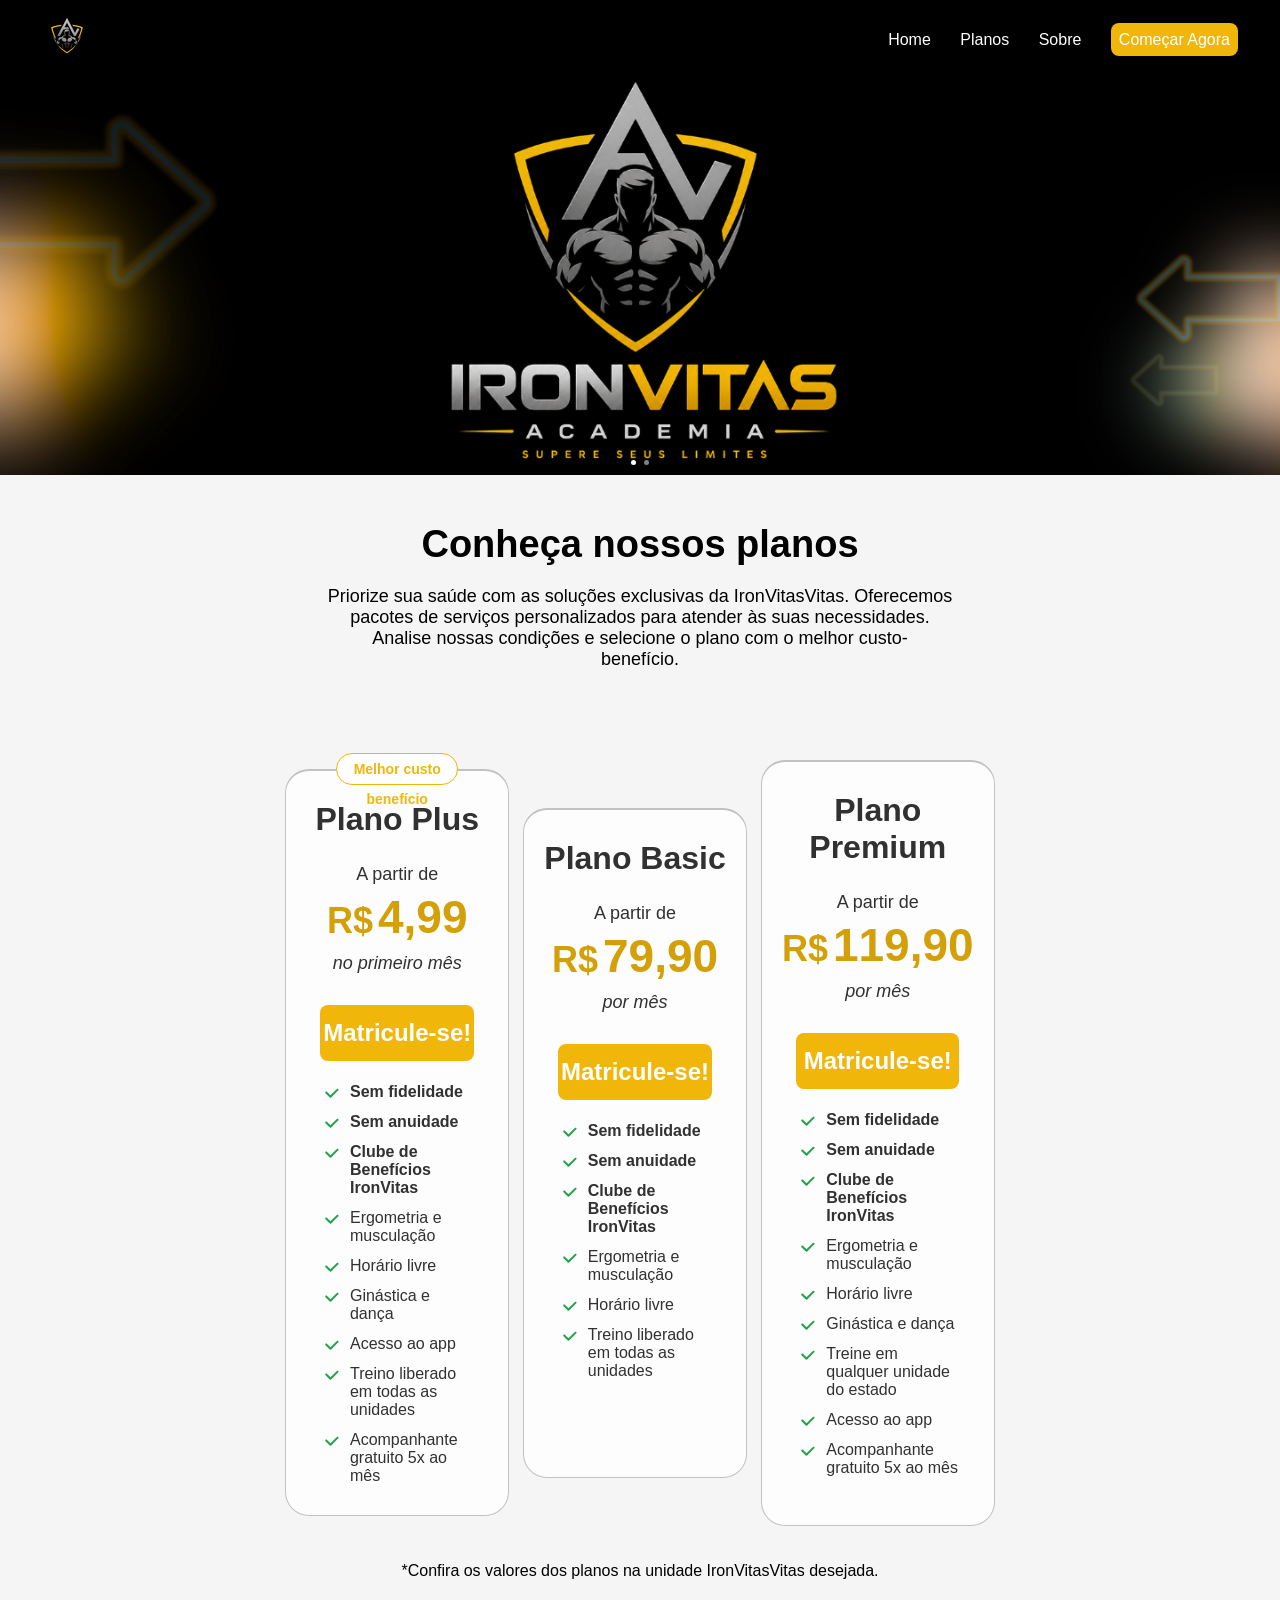
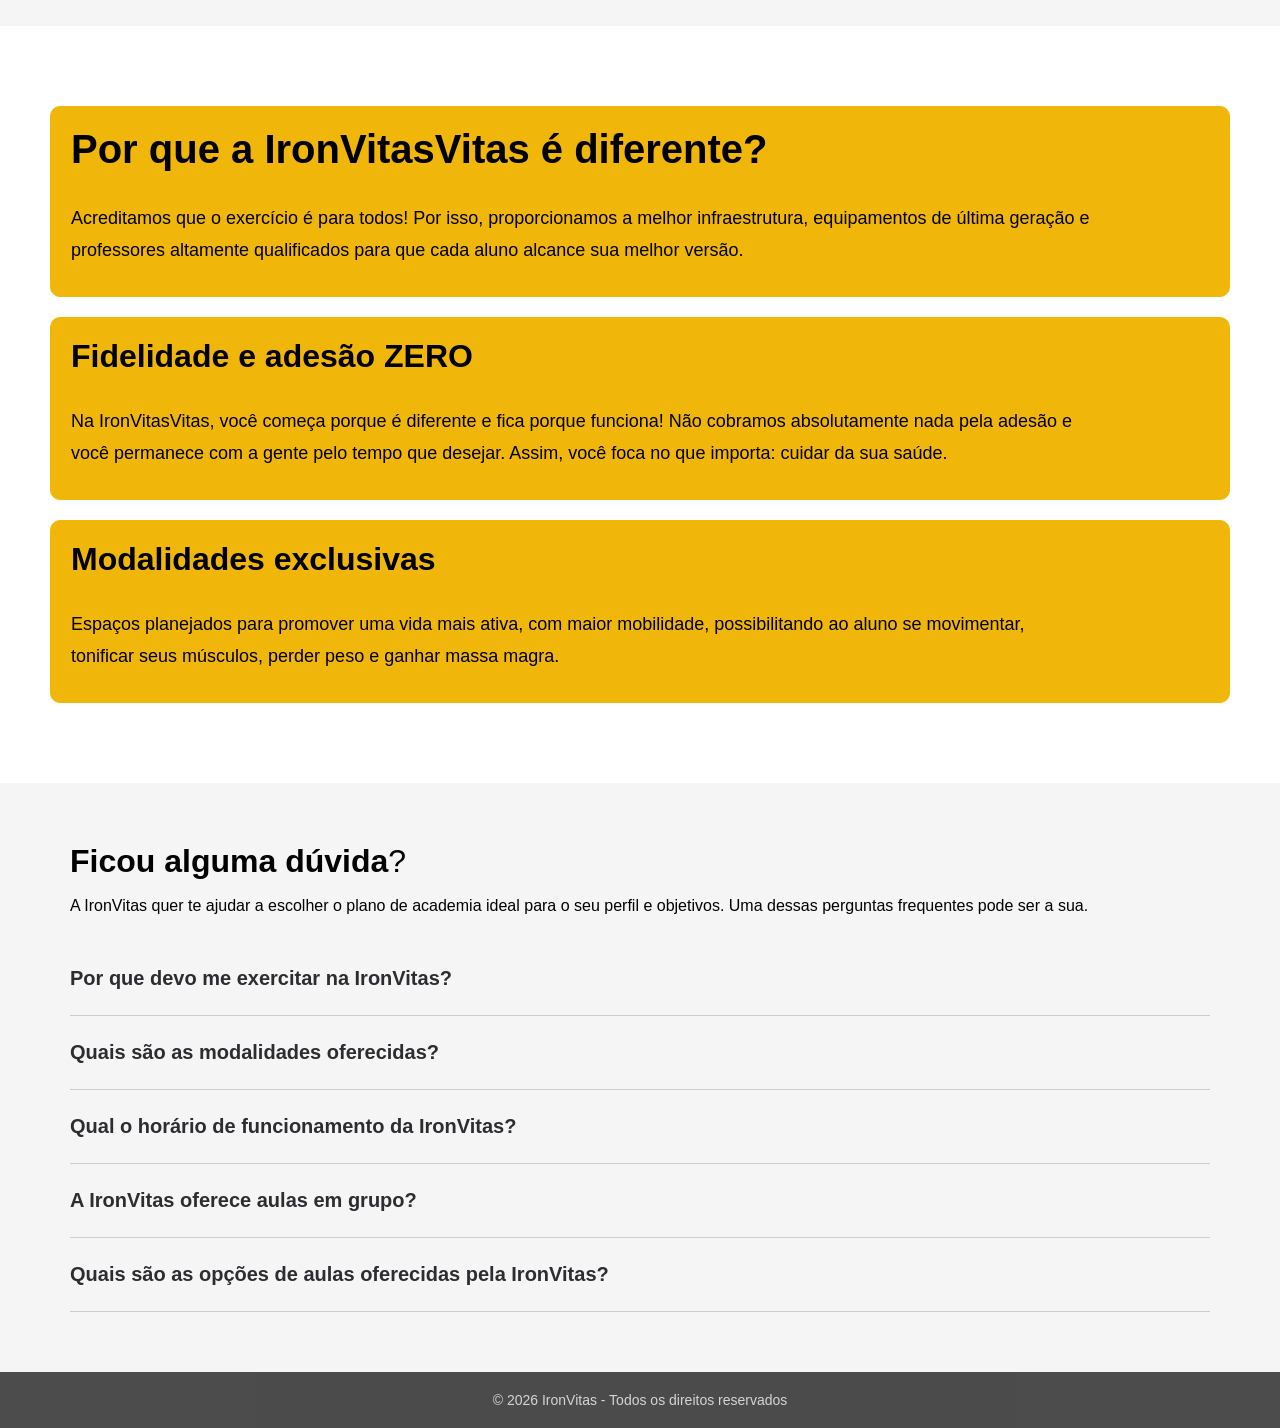
<file: index.html>
<!doctype html>
<html lang="pt-br">
  <head>
    <meta charset="UTF-8" />
    <meta name="viewport" content="width=device-width, initial-scale=1.0" />
    <title>IronVitasVitas - Home</title>
  </head>

  <!-- Icone -->
  <link rel="shorcut icon" href="src/img/logo.png" type="image/x-icons" />
  <!-- Conectando os estilos a pág. -->
 <link rel="stylesheet" href="./src/styles/styles.css" />
  <!-- Conectando o script a pág. -->
  <script src="./src/script/script.js" defer></script>

  <body>
    <div class="container">
      <header>
        <div class="navbar-container">
          <nav>
            <a href="#">
              <img src="./src/img/logo.png" alt="Logo" class="logo" />
            </a>
            <ul class="navbar-itens">
              <li>
                <a href="#">Home</a>
              </li>
              <li>
                <a href="#planos">Planos</a>
              </li>
              <li>
                <a href="#sobre">Sobre</a>
              </li>
              <li>
                <a href="" class="btn" onclick="cadastro()">Começar Agora</a>
              </li>
            </ul>
          </nav>
        </div>
      </header>

      <main>
        <div class="main-banner">
          <div class="banner-slider">
            <a href="#"><img src="./src/img/Banner1.png" alt="Banner" /></a>
            <a href="#"><img src="./src/img/Banner2.png" alt="Banner" /></a>
          </div>
          <button class="btn-prev">&#8592;</button>
          <button class="btn-next">&#8594;</button>
          <div class="dots">
            <span class="dot active"></span>
            <span class="dot"></span>
          </div>
        </div>

        <section class="planos" id="planos">
          <h4>
            <strong>Conheça nossos planos</strong>
          </h4>

          <p>
            Priorize sua saúde com as soluções exclusivas da IronVitasVitas.
            Oferecemos
            <br />
            pacotes de serviços personalizados para atender às suas
            necessidades.
            <br />
            Analise nossas condições e selecione o plano com o melhor custo-
            <br />
            benefício.
          </p>

          <div class="block-planos">
            <div class="block">
              <div class="card">
                <!---->
                <div class="tag">Melhor custo benefício</div>
                <h5>Plano Plus</h5>
                <div class="valor">
                  <span>A partir de</span> <u>R$</u>4,99
                  <em>no primeiro mês</em>
                </div>
                <a href="#" class="cta" onclick="cadastro()">Matricule-se!</a>
                <div class="block-sva">
                  <ul class="svas">
                    <li><strong>Sem fidelidade</strong></li>
                    <li><strong>Sem anuidade</strong></li>
                    <li><strong>Clube de Benefícios IronVitas</strong></li>
                    <li>Ergometria e musculação</li>
                    <li>Horário livre</li>
                    <li>Ginástica e dança</li>
                    <li>Acesso ao app</li>
                    <li>Treino liberado em todas as unidades</li>
                    <li>Acompanhante gratuito 5x ao mês<br /></li>
                  </ul>
                </div>
              </div>
            </div>
            <div class="block">
              <div class="card">
                <!---->
                <h5>Plano Basic</h5>
                <div class="valor">
                  <span>A partir de</span> <u>R$</u>79,90
                  <em>por mês</em>
                </div>
                <a href="#" class="cta" onclick="cadastro()">Matricule-se!</a>
                <div class="block-sva">
                  <ul class="svas">
                    <li><strong>Sem fidelidade</strong></li>
                    <li><strong>Sem anuidade</strong></li>
                    <li><strong>Clube de Benefícios IronVitas</strong></li>
                    <li>Ergometria e musculação</li>
                    <li>Horário livre</li>
                    <li>Treino liberado em todas as unidades</li>
                  </ul>
                </div>
              </div>
            </div>
            <div class="block">
              <div class="card">
                <!--  -->
                <h5>Plano Premium</h5>
                <div class="valor">
                  <span>A partir de</span> <u>R$</u>119,90
                  <em>por mês</em>
                </div>
                <a href="#" class="cta" onclick="cadastro()">Matricule-se!</a>
                <div class="block-sva">
                  <ul class="svas">
                    <li><strong>Sem fidelidade</strong></li>
                    <li><strong>Sem anuidade</strong></li>
                    <li><strong>Clube de Benefícios IronVitas</strong></li>
                    <li>Ergometria e musculação</li>
                    <li>Horário livre</li>
                    <li>Ginástica e dança</li>
                    <li>Treine em qualquer unidade do estado</li>
                    <li>Acesso ao app</li>
                    <li>Acompanhante gratuito 5x ao mês<br />&nbsp;</li>
                  </ul>
                </div>
              </div>
            </div>
          </div>
          <!--  -->
          <br /><span class="planos-aviso"
            >*Confira os valores dos planos na unidade IronVitasVitas desejada.
          </span>
        </section>

        <section class="sobre" id="sobre">
          <div class="sobre-container">
            <div class="row">
              <div class="card">
                <h2>Por que a <strong>IronVitasVitas é diferente?</strong></h2>
                <p>
                  Acreditamos que o exercício é para todos! Por isso,
                  proporcionamos a melhor infraestrutura, equipamentos de última
                  geração e professores altamente qualificados para que cada
                  aluno alcance sua melhor versão.
                </p>
              </div>

              <div class="card">
                <h3>Fidelidade e adesão <strong>ZERO</strong></h3>
                <p>
                  Na IronVitasVitas, você começa porque é diferente e fica
                  porque funciona! Não cobramos absolutamente nada pela adesão e
                  você permanece com a gente pelo tempo que desejar. Assim, você
                  foca no que importa: cuidar da sua saúde.
                </p>
              </div>

              <div class="card">
                <h3>Modalidades <strong>exclusivas</strong></h3>
                <p>
                  Espaços planejados para promover uma vida mais ativa, com
                  maior mobilidade, possibilitando ao aluno se movimentar,
                  tonificar seus músculos, perder peso e ganhar massa magra.
                </p>
              </div>
            </div>
          </div>
        </section>

        <section class="duv">
          <div class="duv-container">
            <div class="row">
              <div class="block-duv">
                <h4><strong>Ficou alguma dúvida</strong>?</h4>
                <p>
                  A IronVitas quer te ajudar a escolher o plano de academia
                  ideal para o seu perfil e objetivos. Uma dessas perguntas
                  frequentes pode ser a sua.
                </p>
                <div class="accordion">
                  <label for="duv01"
                    ><input type="radio" name="duv" id="duv01" /><span
                      >Por que devo me exercitar na IronVitas?</span
                    >
                    <ul>
                      <li>
                        <strong>Baixo custo, alta qualidade:</strong> Aqui, você
                        começa porque é diferente e permanece porque funciona!
                        Nossas mensalidades são acessíveis e proporcionam aos
                        nossos alunos o acesso a unidades novas e bem equipadas,
                        com profissionais dedicados e pessoas que compartilham
                        do mesmo objetivo: cuidar, com prazer, dos seus treinos,
                        da sua mobilidade e da sua saúde.
                      </li>
                      <li>
                        <strong>Sem fidelidade e adesão ZERO:</strong>
                        Junte-se a nós sem complicações! Na IronVitas, não
                        cobramos taxa de adesão, taxa de fidelidade ou multa de
                        cancelamento e você permanece pelo tempo que desejar.
                        Nosso foco está em proporcionar a melhor experiência
                        para nossos alunos, permitindo que sua atenção esteja
                        totalmente voltada à sua saúde.
                      </li>
                      <li>
                        <strong>Modalidades Exclusivas:</strong> A IronVitas
                        oferece diversas modalidades de exercícios, cada uma
                        atendendo a necessidades específicas. Iron Velo, o
                        treino de cárdio para quem gosta de suar muito; Iron
                        Force, com os melhores equipamentos de musculação; Iron
                        Intense, para quem gosta de treino funcional; Iron
                        Extreme, um circuito de exercícios de alta intensidade;
                        Iron Speed, com aulas dinâmicas de spinning; e Iron
                        Move, com aulas coletivas dinâmicas e muito animadas!
                        Confira mais detalhes das nossas modalidades aqui.
                      </li>
                      <li>
                        <strong>App IronVitas:</strong> Sua academia sempre ao
                        seu alcance! Fique por dentro das últimas novidades,
                        planeje seus treinos, agende suas aulas sem complicações
                        e muito mais, tudo na palma da sua mão.
                      </li>
                      <li>
                        <strong>Convide entre 5 e 10 amigos:</strong>
                        Compartilhe seu estilo de treino! Você tem entre 5 e 10
                        convites por mês para distribuir entre amigos, colegas e
                        familiares, proporcionando a eles a oportunidade de
                        experimentar o que a IronVitas tem de melhor. Os Alunos
                        PLUS e MEGA PLUS podem levar 5 ou 10 amigos,
                        respectivamente, para “treinarem juntos”, os acessos
                        estão condicionados à permanência do Aluno na IronVitas.
                      </li>
                      <li>
                        <strong>App Weburn (Plano Plus):</strong> Para um
                        upgrade nos treinos, conte com um verdadeiro personal
                        trainer de bolso, repleto de conteúdos exclusivos de
                        saúde e bem-estar.
                      </li>
                      <li>
                        <strong
                          >Treine onde quiser (Planos Plus e Mega Plus):
                        </strong>
                        Com os Planos Plus e Mega Plus, a liberdade é sua.
                        Escolha a unidade mais próxima do trabalho ou de casa e
                        treine no seu tempo, do seu jeito!
                      </li>
                    </ul></label
                  >
                  <label for="duv02"
                    ><input type="radio" name="duv" id="duv02" /><span
                      >Quais são as modalidades oferecidas?</span
                    >
                    <ul>
                      <li>
                        <strong>Iron Velo:</strong> Inicie sua jornada no Iron
                        Velo, um espaço completo para treino aeróbico e
                        fortalecimento do sistema cardiovascular. Equipado com
                        esteiras, bicicletas, remos, simuladores de escadas e
                        elípticos, proporciona uma experiência abrangente para
                        aprimorar sua resistência e saúde cardiovascular.
                      </li>
                      <li>
                        <strong>Iron Force:</strong> Para treino de força,
                        explore o Iron Force, uma área com equipamentos modernos
                        que otimizam a musculação e facilitam a execução de cada
                        exercício indicado pelos instrutores. Um ambiente
                        dedicado ao desenvolvimento muscular consistente.
                      </li>
                      <li>
                        <strong>Iron Intense:</strong> Se o foco é ganho de
                        força, resistência e agilidade, agende uma aula no Iron
                        Intense. <strong>Com</strong> equipamentos para
                        dinamizar e potencializar o treino
                        <strong
                          >o Iron Intense é nossa experiência em Cross training,
                          nele você trabalha várias valências físicas ao mesmo
                          tempo como força, flexibilidade, velocidade e
                          coordenação, de forma dinâmica num treino pra
                          cima.</strong
                        >
                      </li>
                      <li>
                        <strong>Iron Speed:</strong> No espaço Iron Speed,
                        desfrute de um treino aeróbico poderoso. Suba em uma das
                        bikes e pedale com uma galera animada em direção à boa
                        forma, garantindo resultados consistentes sem monotonia.
                      </li>
                      <li>
                        <strong>Iron Move:</strong> Não para por aí! O espaço
                        Iron Move é o mais concorrido da IronVitas, oferecendo
                        aulas dinâmicas e divertidas como
                        <strong
                          >Pilates solo, Jump, Danças, Alongamento, GAP, HIIT,
                          Iron Fight</strong
                        >
                        e muito mais. Verifique a disponibilidade na unidade
                        escolhida e agende sua aula!
                      </li>
                    </ul></label
                  >
                  <label for="duv03"
                    ><input type="radio" name="duv" id="duv03" /><span
                      >Qual o horário de funcionamento da IronVitas?</span
                    >
                    <p>
                      O horário de funcionamento da IronVitas varia de 5h da
                      manhã às 23h30, dependendo do dia da semana e da unidade
                      escolhida.
                    </p></label
                  >
                  <label for="duv04"
                    ><input type="radio" name="duv" id="duv04" /><span
                      >A IronVitas oferece aulas em grupo?</span
                    >
                    <p>
                      Sim, a IronVitas disponibiliza aulas em grupo nos espaços
                      Iron Intense e Iron Move para assinantes dos planos Plus e
                      Mega Plus agendáveis pelo app ou área do aluno.
                    </p></label
                  >
                  <label for="duv05"
                    ><input type="radio" name="duv" id="duv05" /><span
                      >Quais são as opções de aulas oferecidas pela
                      IronVitas?</span
                    >
                    <p>
                      Algumas das aulas disponíveis para assinantes do plano
                      Plus da IronVitas são
                      <strong
                        >Pilates solo, Jump, SD Fit, Alongamento, GAP, HIIT,
                        Iron Fight</strong
                      >
                      entre outros. Lembre-se de consultar a disponibilidade de
                      aulas na unidade selecionada.
                    </p></label
                  >
                </div>
              </div>
            </div>
          </div>
        </section>
      </main>
      
      <footer>© 2026 IronVitas - Todos os direitos reservados</footer>
    </div>
  </body>
</html>
</file>
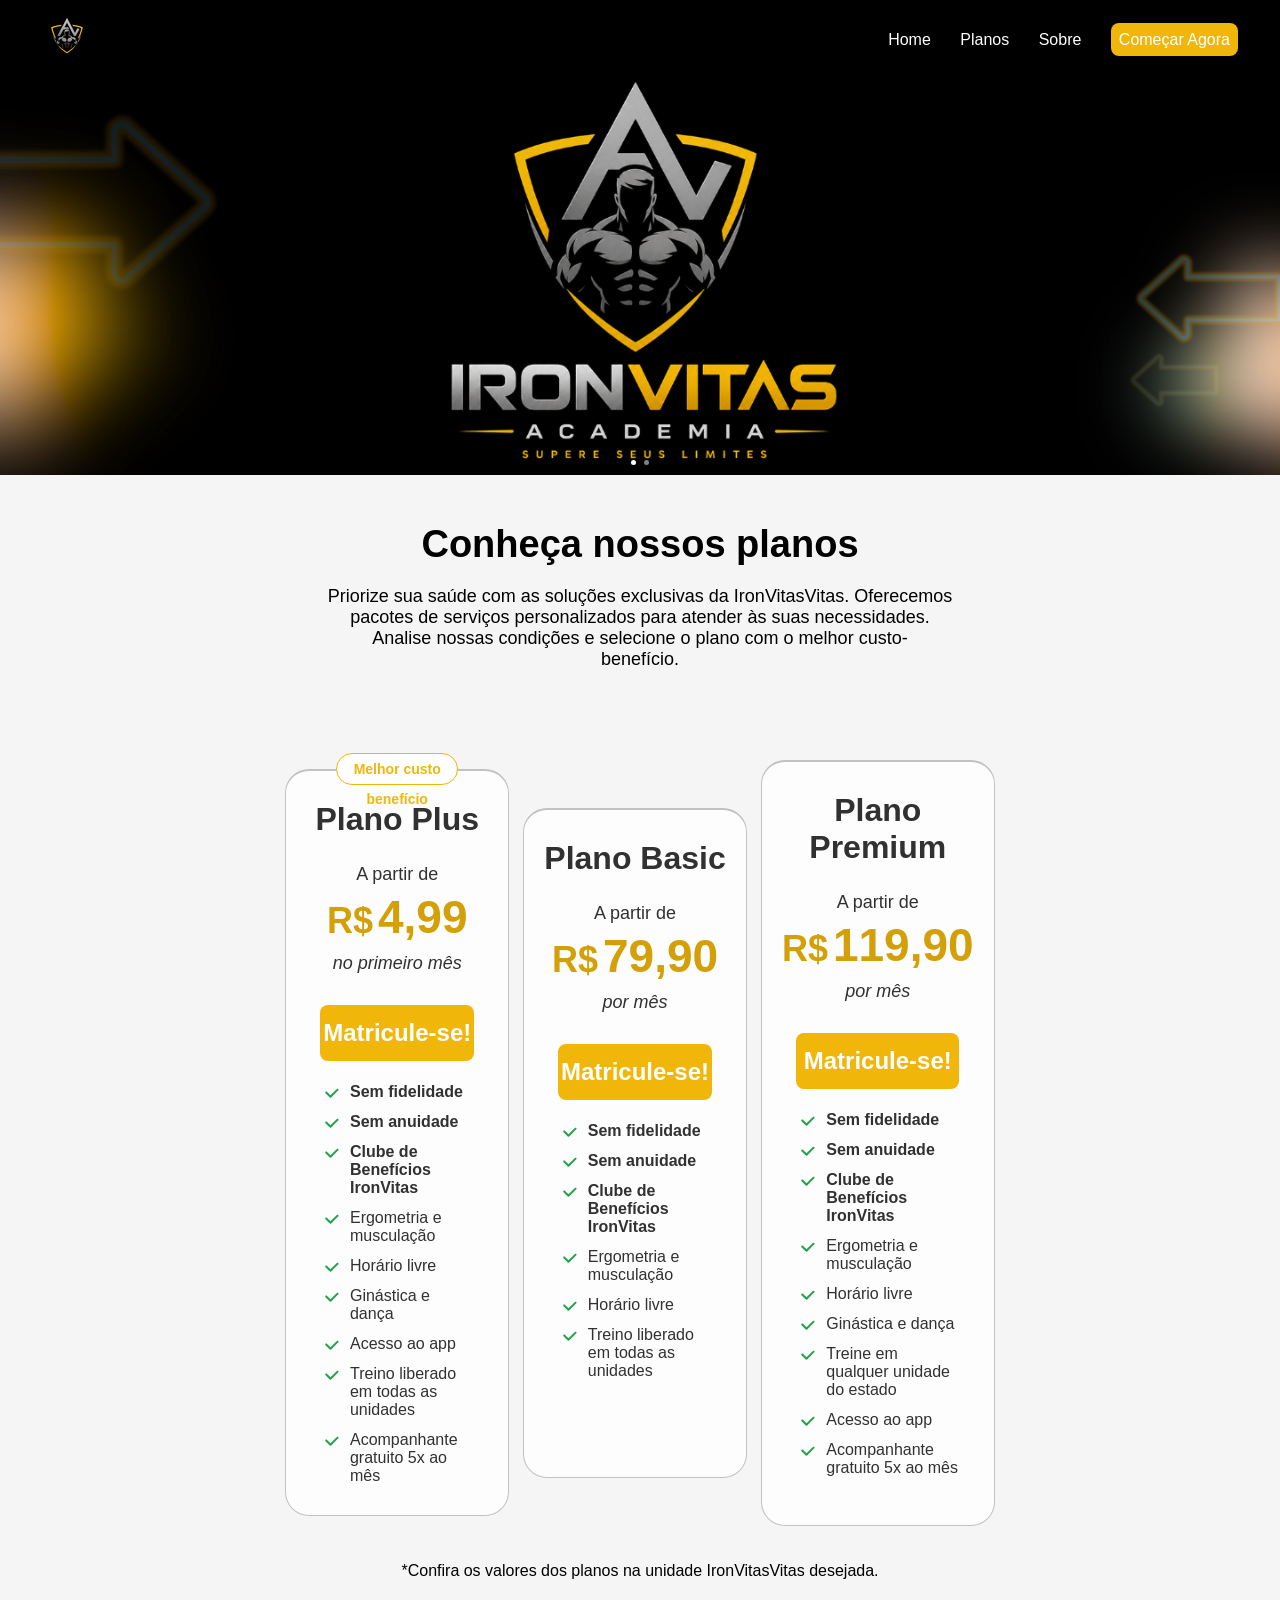
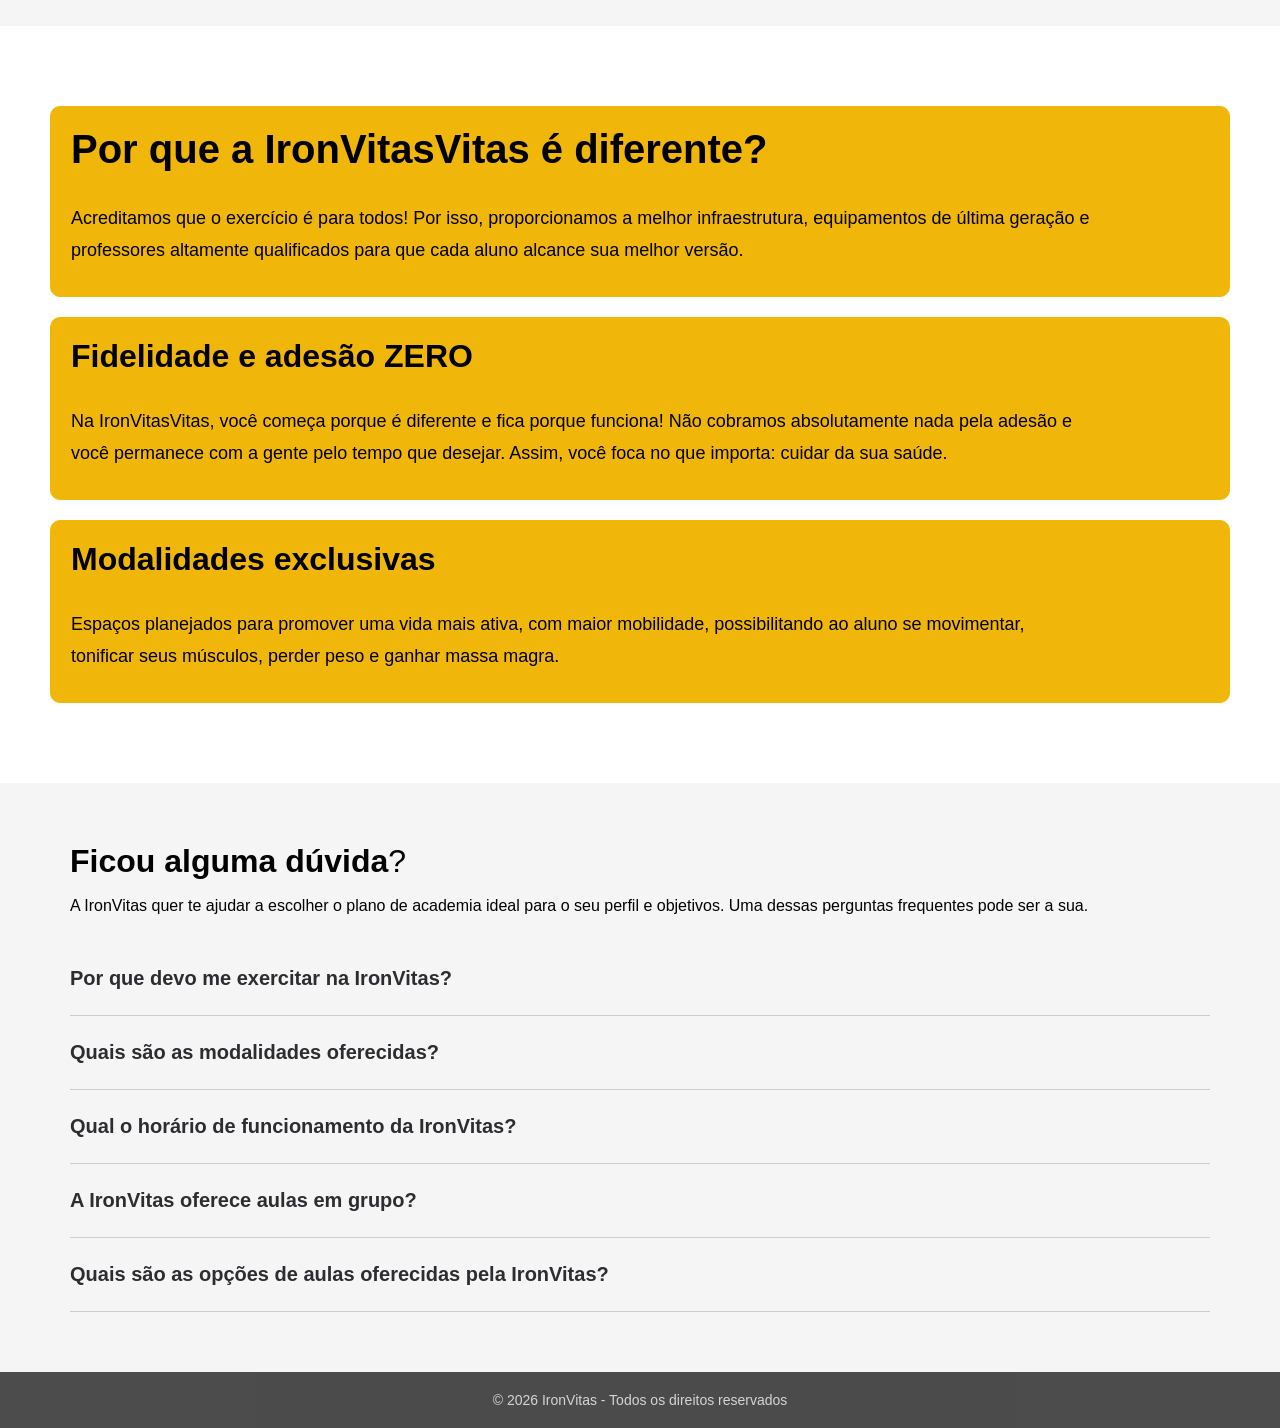
<file: views/index.html>
<!doctype html>
<html lang="pt-br">
  <head>
    <meta charset="UTF-8" />
    <meta name="viewport" content="width=device-width, initial-scale=1.0" />
    <title>IronVitasVitas - Home</title>
  </head>

  <!-- Conectando os estilos a pág. -->
  <link rel="stylesheet" href="../src/styles/styles.css" />
  <!-- Conectando o script a pág. -->
  <script src="../src/script/script.js" defer></script>

  <body>
    <div class="container">
      <header>
        <div class="navbar-container">
          <nav>
            <a href="#">
              <img src="../src/img/logo.png" alt="Logo" class="logo" />
            </a>
            <ul class="navbar-itens">
              <li>
                <a href="#">Home</a>
              </li>
              <li>
                <a href="#planos">Planos</a>
              </li>
              <li>
                <a href="#sobre">Sobre</a>
              </li>
              <li>
                <a href="" class="btn" onclick="cadastro()">Começar Agora</a>
              </li>
            </ul>
          </nav>
        </div>
      </header>

      <main>
        <div class="main-banner">
          <div class="banner-slider">
            <a href="#"><img src="../src/img/Banner1.png" alt="Banner" /></a>
            <a href="#"><img src="../src/img/Banner2.png" alt="Banner" /></a>
          </div>
          <button class="btn-prev">&#8592;</button>
          <button class="btn-next">&#8594;</button>
          <div class="dots">
            <span class="dot active"></span>
            <span class="dot"></span>
          </div>
        </div>

        <section class="planos" id="planos">
          <h4>
            <strong>Conheça nossos planos</strong>
          </h4>

          <p>
            Priorize sua saúde com as soluções exclusivas da IronVitasVitas.
            Oferecemos
            <br />
            pacotes de serviços personalizados para atender às suas
            necessidades.
            <br />
            Analise nossas condições e selecione o plano com o melhor custo-
            <br />
            benefício.
          </p>

          <div class="block-planos">
            <div class="block">
              <div class="card">
                <!---->
                <div class="tag">Melhor custo benefício</div>
                <h5>Plano Plus</h5>
                <div class="valor">
                  <span>A partir de</span> <u>R$</u>4,99
                  <em>no primeiro mês</em>
                </div>
                <a href="#" class="cta" onclick="cadastro()">Matricule-se!</a>
                <div class="block-sva">
                  <ul class="svas">
                    <li><strong>Sem fidelidade</strong></li>
                    <li><strong>Sem anuidade</strong></li>
                    <li><strong>Clube de Benefícios IronVitas</strong></li>
                    <li>Ergometria e musculação</li>
                    <li>Horário livre</li>
                    <li>Ginástica e dança</li>
                    <li>Acesso ao app</li>
                    <li>Treino liberado em todas as unidades</li>
                    <li>Acompanhante gratuito 5x ao mês<br /></li>
                  </ul>
                </div>
              </div>
            </div>
            <div class="block">
              <div class="card">
                <!---->
                <h5>Plano Basic</h5>
                <div class="valor">
                  <span>A partir de</span> <u>R$</u>79,90
                  <em>por mês</em>
                </div>
                <a href="#" class="cta" onclick="cadastro()">Matricule-se!</a>
                <div class="block-sva">
                  <ul class="svas">
                    <li><strong>Sem fidelidade</strong></li>
                    <li><strong>Sem anuidade</strong></li>
                    <li><strong>Clube de Benefícios IronVitas</strong></li>
                    <li>Ergometria e musculação</li>
                    <li>Horário livre</li>
                    <li>Treino liberado em todas as unidades</li>
                  </ul>
                </div>
              </div>
            </div>
            <div class="block">
              <div class="card">
                <!--  -->
                <h5>Plano Premium</h5>
                <div class="valor">
                  <span>A partir de</span> <u>R$</u>119,90
                  <em>por mês</em>
                </div>
                <a href="#" class="cta" onclick="cadastro()">Matricule-se!</a>
                <div class="block-sva">
                  <ul class="svas">
                    <li><strong>Sem fidelidade</strong></li>
                    <li><strong>Sem anuidade</strong></li>
                    <li><strong>Clube de Benefícios IronVitas</strong></li>
                    <li>Ergometria e musculação</li>
                    <li>Horário livre</li>
                    <li>Ginástica e dança</li>
                    <li>Treine em qualquer unidade do estado</li>
                    <li>Acesso ao app</li>
                    <li>Acompanhante gratuito 5x ao mês<br />&nbsp;</li>
                  </ul>
                </div>
              </div>
            </div>
          </div>
          <!--  -->
          <br /><span class="planos-aviso"
            >*Confira os valores dos planos na unidade IronVitasVitas desejada.
          </span>
        </section>

        <section class="sobre" id="sobre">
          <div class="sobre-container">
            <div class="row">
              <div class="card">
                <h2>Por que a <strong>IronVitasVitas é diferente?</strong></h2>
                <p>
                  Acreditamos que o exercício é para todos! Por isso,
                  proporcionamos a melhor infraestrutura, equipamentos de última
                  geração e professores altamente qualificados para que cada
                  aluno alcance sua melhor versão.
                </p>
              </div>

              <div class="card">
                <h3>Fidelidade e adesão <strong>ZERO</strong></h3>
                <p>
                  Na IronVitasVitas, você começa porque é diferente e fica
                  porque funciona! Não cobramos absolutamente nada pela adesão e
                  você permanece com a gente pelo tempo que desejar. Assim, você
                  foca no que importa: cuidar da sua saúde.
                </p>
              </div>

              <div class="card">
                <h3>Modalidades <strong>exclusivas</strong></h3>
                <p>
                  Espaços planejados para promover uma vida mais ativa, com
                  maior mobilidade, possibilitando ao aluno se movimentar,
                  tonificar seus músculos, perder peso e ganhar massa magra.
                </p>
              </div>
            </div>
          </div>
        </section>

        <section class="duv">
          <div class="duv-container">
            <div class="row">
              <div class="block-duv">
                <h4><strong>Ficou alguma dúvida</strong>?</h4>
                <p>
                  A IronVitas quer te ajudar a escolher o plano de academia
                  ideal para o seu perfil e objetivos. Uma dessas perguntas
                  frequentes pode ser a sua.
                </p>
                <div class="accordion">
                  <label for="duv01"
                    ><input type="radio" name="duv" id="duv01" /><span
                      >Por que devo me exercitar na IronVitas?</span
                    >
                    <ul>
                      <li>
                        <strong>Baixo custo, alta qualidade:</strong> Aqui, você
                        começa porque é diferente e permanece porque funciona!
                        Nossas mensalidades são acessíveis e proporcionam aos
                        nossos alunos o acesso a unidades novas e bem equipadas,
                        com profissionais dedicados e pessoas que compartilham
                        do mesmo objetivo: cuidar, com prazer, dos seus treinos,
                        da sua mobilidade e da sua saúde.
                      </li>
                      <li>
                        <strong>Sem fidelidade e adesão ZERO:</strong>
                        Junte-se a nós sem complicações! Na IronVitas, não
                        cobramos taxa de adesão, taxa de fidelidade ou multa de
                        cancelamento e você permanece pelo tempo que desejar.
                        Nosso foco está em proporcionar a melhor experiência
                        para nossos alunos, permitindo que sua atenção esteja
                        totalmente voltada à sua saúde.
                      </li>
                      <li>
                        <strong>Modalidades Exclusivas:</strong> A IronVitas
                        oferece diversas modalidades de exercícios, cada uma
                        atendendo a necessidades específicas. Iron Velo, o
                        treino de cárdio para quem gosta de suar muito; Iron
                        Force, com os melhores equipamentos de musculação; Iron
                        Intense, para quem gosta de treino funcional; Iron
                        Extreme, um circuito de exercícios de alta intensidade;
                        Iron Speed, com aulas dinâmicas de spinning; e Iron
                        Move, com aulas coletivas dinâmicas e muito animadas!
                        Confira mais detalhes das nossas modalidades aqui.
                      </li>
                      <li>
                        <strong>App IronVitas:</strong> Sua academia sempre ao
                        seu alcance! Fique por dentro das últimas novidades,
                        planeje seus treinos, agende suas aulas sem complicações
                        e muito mais, tudo na palma da sua mão.
                      </li>
                      <li>
                        <strong>Convide entre 5 e 10 amigos:</strong>
                        Compartilhe seu estilo de treino! Você tem entre 5 e 10
                        convites por mês para distribuir entre amigos, colegas e
                        familiares, proporcionando a eles a oportunidade de
                        experimentar o que a IronVitas tem de melhor. Os Alunos
                        PLUS e MEGA PLUS podem levar 5 ou 10 amigos,
                        respectivamente, para “treinarem juntos”, os acessos
                        estão condicionados à permanência do Aluno na IronVitas.
                      </li>
                      <li>
                        <strong>App Weburn (Plano Plus):</strong> Para um
                        upgrade nos treinos, conte com um verdadeiro personal
                        trainer de bolso, repleto de conteúdos exclusivos de
                        saúde e bem-estar.
                      </li>
                      <li>
                        <strong
                          >Treine onde quiser (Planos Plus e Mega Plus):
                        </strong>
                        Com os Planos Plus e Mega Plus, a liberdade é sua.
                        Escolha a unidade mais próxima do trabalho ou de casa e
                        treine no seu tempo, do seu jeito!
                      </li>
                    </ul></label
                  >
                  <label for="duv02"
                    ><input type="radio" name="duv" id="duv02" /><span
                      >Quais são as modalidades oferecidas?</span
                    >
                    <ul>
                      <li>
                        <strong>Iron Velo:</strong> Inicie sua jornada no Iron
                        Velo, um espaço completo para treino aeróbico e
                        fortalecimento do sistema cardiovascular. Equipado com
                        esteiras, bicicletas, remos, simuladores de escadas e
                        elípticos, proporciona uma experiência abrangente para
                        aprimorar sua resistência e saúde cardiovascular.
                      </li>
                      <li>
                        <strong>Iron Force:</strong> Para treino de força,
                        explore o Iron Force, uma área com equipamentos modernos
                        que otimizam a musculação e facilitam a execução de cada
                        exercício indicado pelos instrutores. Um ambiente
                        dedicado ao desenvolvimento muscular consistente.
                      </li>
                      <li>
                        <strong>Iron Intense:</strong> Se o foco é ganho de
                        força, resistência e agilidade, agende uma aula no Iron
                        Intense. <strong>Com</strong> equipamentos para
                        dinamizar e potencializar o treino
                        <strong
                          >o Iron Intense é nossa experiência em Cross training,
                          nele você trabalha várias valências físicas ao mesmo
                          tempo como força, flexibilidade, velocidade e
                          coordenação, de forma dinâmica num treino pra
                          cima.</strong
                        >
                      </li>
                      <li>
                        <strong>Iron Speed:</strong> No espaço Iron Speed,
                        desfrute de um treino aeróbico poderoso. Suba em uma das
                        bikes e pedale com uma galera animada em direção à boa
                        forma, garantindo resultados consistentes sem monotonia.
                      </li>
                      <li>
                        <strong>Iron Move:</strong> Não para por aí! O espaço
                        Iron Move é o mais concorrido da IronVitas, oferecendo
                        aulas dinâmicas e divertidas como
                        <strong
                          >Pilates solo, Jump, Danças, Alongamento, GAP, HIIT,
                          Iron Fight</strong
                        >
                        e muito mais. Verifique a disponibilidade na unidade
                        escolhida e agende sua aula!
                      </li>
                    </ul></label
                  >
                  <label for="duv03"
                    ><input type="radio" name="duv" id="duv03" /><span
                      >Qual o horário de funcionamento da IronVitas?</span
                    >
                    <p>
                      O horário de funcionamento da IronVitas varia de 5h da
                      manhã às 23h30, dependendo do dia da semana e da unidade
                      escolhida.
                    </p></label
                  >
                  <label for="duv04"
                    ><input type="radio" name="duv" id="duv04" /><span
                      >A IronVitas oferece aulas em grupo?</span
                    >
                    <p>
                      Sim, a IronVitas disponibiliza aulas em grupo nos espaços
                      Iron Intense e Iron Move para assinantes dos planos Plus e
                      Mega Plus agendáveis pelo app ou área do aluno.
                    </p></label
                  >
                  <label for="duv05"
                    ><input type="radio" name="duv" id="duv05" /><span
                      >Quais são as opções de aulas oferecidas pela
                      IronVitas?</span
                    >
                    <p>
                      Algumas das aulas disponíveis para assinantes do plano
                      Plus da IronVitas são
                      <strong
                        >Pilates solo, Jump, SD Fit, Alongamento, GAP, HIIT,
                        Iron Fight</strong
                      >
                      entre outros. Lembre-se de consultar a disponibilidade de
                      aulas na unidade selecionada.
                    </p></label
                  >
                </div>
              </div>
            </div>
          </div>
        </section>
      </main>
      
      <footer>© 2026 IronVitas - Todos os direitos reservados</footer>
    </div>
  </body>
</html>
</file>
<file: src/styles/styles.css>
* {
    margin: 0;
    padding: 0;
    font-family: Arial, Helvetica, sans-serif;
    box-sizing: border-box;
}

body {
    background: #fff; /* Cor de fundo escura */
    color: #000; /* Cor do texto */
}

/* Navegação */

header {
    padding: 5px 10px; /* Espaçamento interno */
    background-color: #000;
}

.navbar-container {
    width: 100%;
    height: 70px;
    padding: 0 2rem;
}

nav {
    position: relative;
}

.logo {
    padding-top: 9px;
}

.navbar-itens {
    position: absolute;
    right: 0;
    line-height: 70px;
    margin: 0;
    display: inline-block;

}

.navbar-itens li {
    display: inline-block;
    margin-left: 25px;
}

.navbar-itens a {
    text-decoration: none;
    color: #fff;
}

.btn {
    background: #f0b60a;
    padding: 8px;
    border-radius: 8px;
    cursor: pointer;
    transition: 0.3s; /* Suaviza animação */
}

.btn:hover {
    background: #d3a008; /* Cor ao passar o mouse */
}

/* BANNER */

.main-banner {
  position: relative;
  overflow: hidden; /* Ocutar excesso do img*/
  width: 100%;
}

.banner-slider {
  display: flex;
  transition: transform 0.5s ease; /* Transição suave */
}

.banner-slider a {
  min-width: 100%;
}

.banner-slider img {
  width: 100%;
  display: block;
}

.btn-prev, .btn-next {  /* Botões de navegação */
  position: absolute;
  top: 50%;
  transform: translateY(-50%); /* Centralizar elemento com precisão (Vertical) */
  background: none;
  color: transparent;
  border: none;
  padding: none;
  font-size: none;
  cursor: pointer;
  z-index: 10; /* Sobrepor elemento */
  border-radius: 4px;
}

.btn-prev { left: 10px; }
.btn-next { right: 10px; }

.dots { /* Bolinhas indicadoras */
  position: absolute;
  bottom: 10px;
  width: 100%;
  display: flex;
  justify-content: center;
  gap: 8px; /* Espaçamento*/
}

.dot {
  width: 5px;
  height: 5px;
  background: rgba(255,255,255,0.5);
  border-radius: 50%;
  cursor: pointer;
}

.dot.active {
  background: white;
}

/* SEÇÕES /1*/
.planos {
    text-align: center;
    padding: 48px 20px;
    background-color: #f5f5f5;
}

.planos h4 {
    font-size: 38px;
    margin-bottom: 20px;
}

.planos p {
    font-size: 18px;
    margin-bottom: 30px;
}

.block-planos {
    margin: 0 258.337px;
    overflow: hidden;
    display: flex;
    align-items: center;
    justify-content: center;
}

.block {
    float: left;
}

.block-planos .card {
    margin-left: 0;
    background-color: hsla(0, 0%, 100%, .8);
    border: 1px solid #c2c2c2;
    border-radius: 24px;
    border-top: 2px solid #c2c2c2;
    height: 100%;
    margin: 60px 7px 0;
    min-height: 670px;
    padding: 20px;
    position: relative;
    text-align: center;
}

.block-planos .card .tag {
    background-color: #fff;
    border: 1px solid #f0b60a;
    border-radius: 20px;
    color: #f0b60a;
    display: inline-block;
    font-family: Roboto, sans-serif;
    font-size: 14px;
    font-weight: 700;
    height: 32px;
    left: 22.5%;
    line-height: 30px;
    margin: 0 auto;
    padding: 0 5px;
    position: absolute;
    text-align: center;
    top: -18px;
    width: 55%;
}

.block-planos .card h5 {
    color: #323131;
    font-size: 32px;
    font-weight: 700;
    margin: 10px 0 15px;
}

.block-planos .card .valor {
    color: #d3a008;
    font-size: 46px;
    font-weight: 700;
    line-height: 43px;
}

.block-planos .card .cta {
    background-color: #f0b60a;
    border-radius: 8px;
    color: #fff;
    display: block;
    font-family: Roboto, sans-serif;
    font-size: 24px;
    font-weight: 700;
    height: 56px;
    line-height: 56px;
    margin: 20px auto 0;
    text-align: center;
    text-decoration: none;
    width: 85%;
}

.block-planos .card .block-sva {
    position: relative;
}

.block-planos .card .svas {
    color: #323131;
    display: block;
    font-size: 16px;
    list-style: none;
    margin: 20px auto 0;
    text-align: left;
    width: 85%;
}

.planos .card .svas li {
    background-image: url(../img/check.svg);
    background-position: 0 0;
    background-repeat: no-repeat;
    font-family: Roboto, sans-serif;
    font-size: 16px;
    margin: 10px 0;
    padding: 2px 0 0 30px;
}

.block-planos .card .valor em, .block-planos .card .valor span {
    color: #323131;
    display: block;
    font-family: Roboto, sans-serif;
    font-size: 18px;
    font-weight: 400;
}

.block-planos .card .valor u {
    font-size: 36px;
    padding-right: 5px;
    text-decoration: none;
}

.planos-aviso {
    clear: both;
    display: block;
    padding-top: 18px;
}

/* SEÇÕES /2 */

.sobre {
    background-color: #fff;
    background-position: top;
    background-repeat: no-repeat;
    background-size: contain;
    margin-top: -2px;
    padding: 60px 0;
    position: relative;
}

.sobre .sobre-container {
    overflow: hidden;
    padding-top: 20px;
}

.row {
    padding-bottom: 0;
    margin: 0 50px;
}

.sobre .card {
    color: #000;
    margin-bottom: 20px;
    padding-left: 20px;
    padding-top: 20px;
    background-color: #f0b60a;
    border: 1px solid #f0b60a;
    border-radius: 10px;
    transition: transform 0.3s;
    cursor: pointer;
}

.card:hover {
    transform: translateY(-10px);
}

.sobre .card h2 {
    font-size: 40px;
    margin-bottom: 30px;
}

.sobre .card h3 {
    font-size: 32px;
    margin-bottom: 30px;
}

.sobre .card p {
    font-size: 18px;
    line-height: 32px;
    margin-bottom: 30px;
    width: 88%;
}

p {
    font-family: Roboto, sans-serif;
}

/* SEÇÕES /3 */
.duv {
    background-color: #f5f5f5;
    padding: 60px 0;
}

.duv-container {
    margin: 0 auto;
    max-width: 1240px;
}

.duv     h4 {
    font-size: 32px;
    font-weight: 500;
    margin-bottom: 10px;
}

.duv p {
    font-size: 16px;
    line-height: 32px;
    margin: 0 auto;
}

.duv .accordion {
    margin: 0 auto;
    padding-top: 20px;
}

.duv .accordion label {
    border-bottom: 1px solid #ccc;
    color: #2d2c31;
    cursor: pointer;
    display: block;
    font-family: Roboto, sans-serif;
    font-size: 24px;
    font-weight: 500;
    padding: 25px 20px 25px 0;
    width: 100%;
}

.duv .accordion span {
    cursor: pointer;
    display: block;
    font-family: Roboto, sans-serif;
    font-size: 20px;
    font-weight: 700;
    padding-right: 50px;
    position: relative;
}

.accordion ul {
    display: none;
    font-size: 18px;
    font-weight: 400;
    list-style: disc;
    margin: 20px 0 0 20px;
}

.accordion li {
    padding-bottom: 20px;
}

.accordion ol, .accordion p, .accordion .accordion input {
    display: none;
}

input[type="radio"] {
  visibility: hidden;
  position: absolute;
}

input[type="radio"]:checked ~ ul { display: block; }
input[type="radio"]:checked ~ p  { display: block; }

/* Footer */
footer {
    background-color: #000;
    color: #c2c2c2;
    text-align: center;
    padding: 20px;
    font-size: 14px;
    transition: 2s;
    opacity: 0.7;
}

footer:hover{
    opacity: 1;
}

/* RESPONSIVIDADE */
@media (max-width: 1024px) {
    .block-planos { margin: auto; }
}

@media (max-width: 768px) {
    .block-planos { 
        display: grid; 
    }
}

@media (max-width: 460px) {
    .navbar-container{
        padding: 0;
    }
    .navbar-itens{
        font-size: 10px;
    }

    .dot {
        display: none;
    }

    .dot.active{
        display: none;
    }

    .planos h4 {
        font-size: 33px;
    }

    .planos p {
        font-size: 16px;
    }

    .sobre .card h2,
    .sobre .card h3 {
        font-size: 35px;
        margin-right: 10px;
    }

    .sobre .card p {
        font-size: 15px;
    }

    footer{
        font-size: 10px;
    }
}

@media (max-width: 380px) {
    .sobre .card h2,
    .sobre .card h3 {
        font-size: 20px;
    }

    .navbar-itens{
        display: none;   
    }
}

@media (max-width: 330px) {
    .block-planos .card .tag {
        font-size: 10px;
    }
}
</file>
